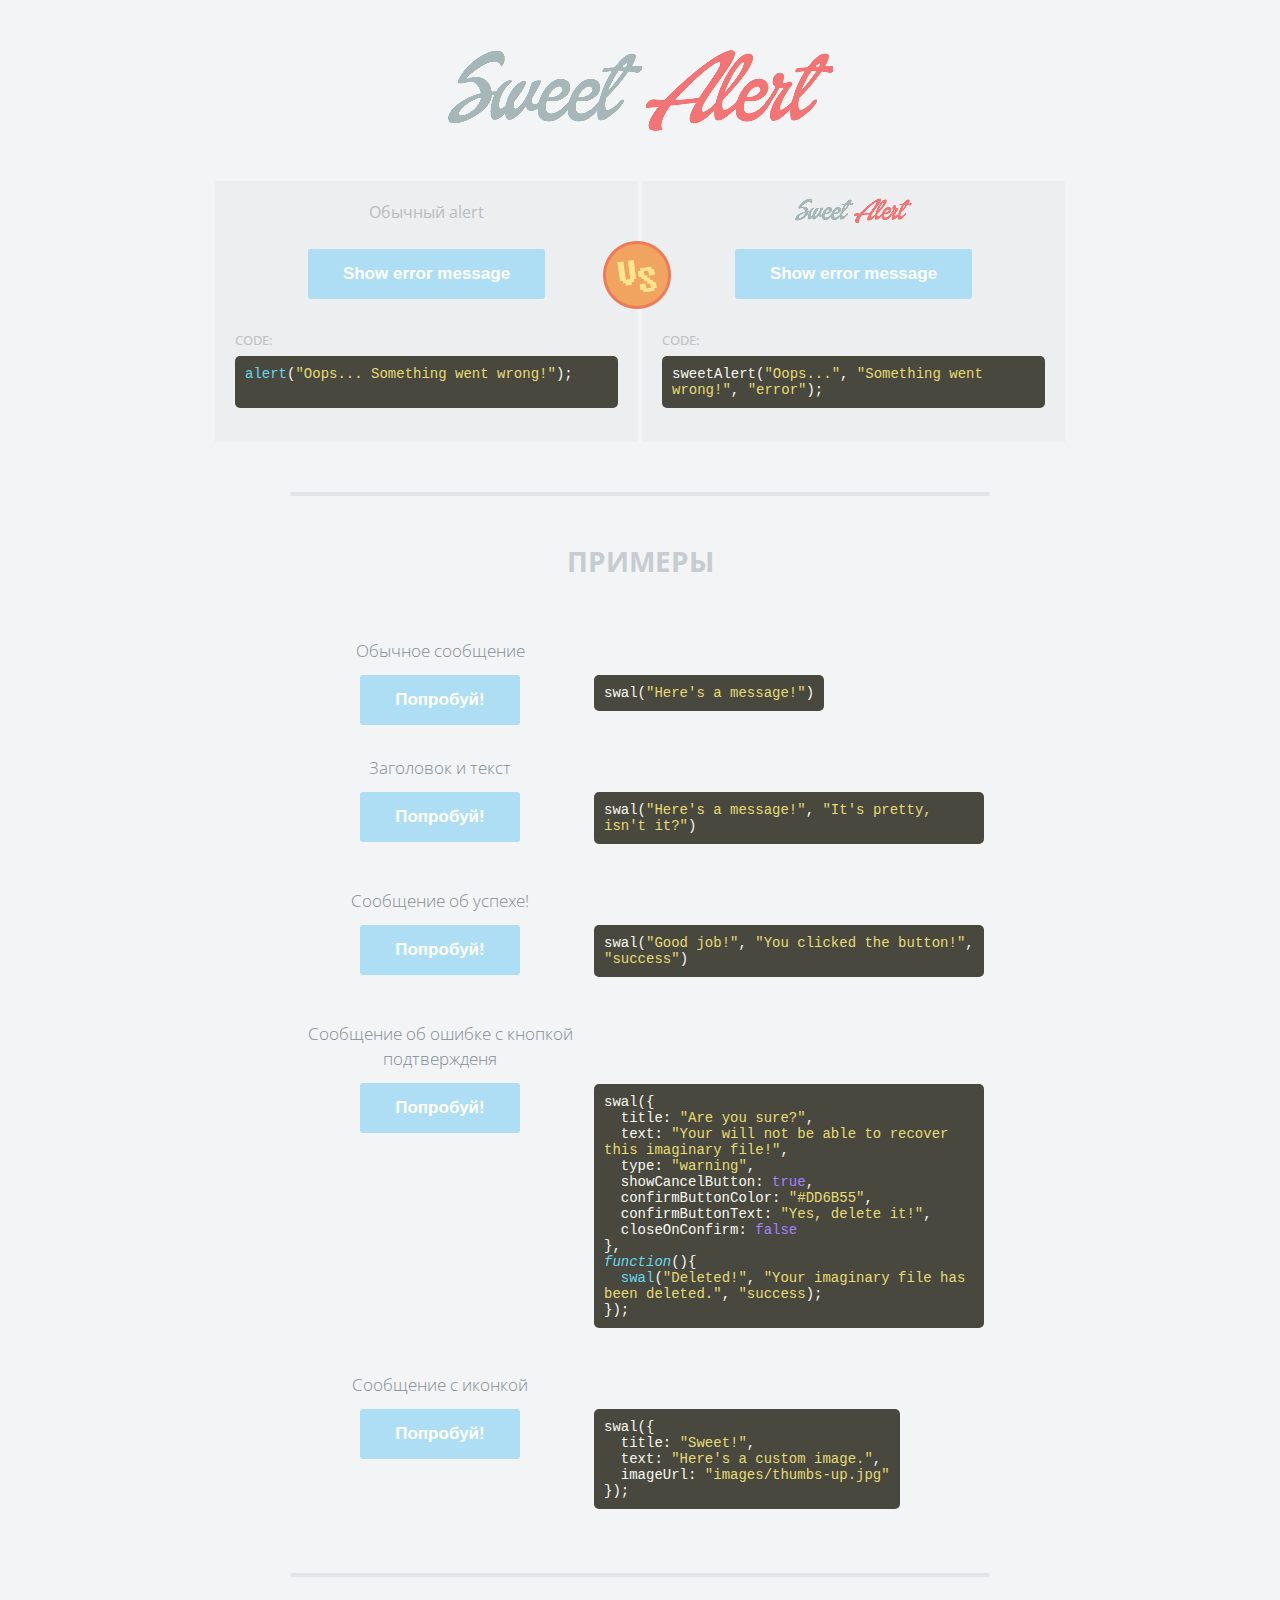
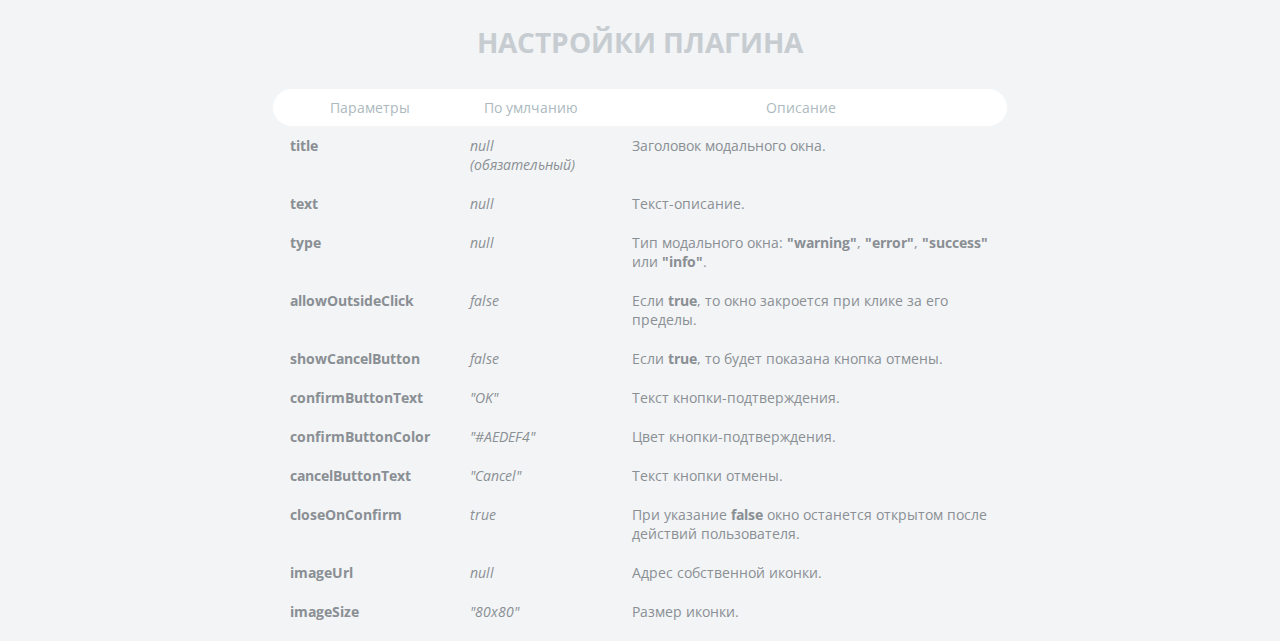
<file: LightIT/sweet-alert-plugin/index.html>
<!DOCTYPE HTML>
<html>

<head>
    <meta charset="utf-8">
    <meta http-equiv="Content-Type" content="text/html; charset=UTF-8" />
    <meta name="viewport" content="width=device-width, initial-scale=1, maximum-scale=1, user-scalable=0" />
    <title>SweetAlert</title>
    <link rel="stylesheet" href="example.css">
    <!-- This is what you need -->
    <script src="sweet-alert.min.js"></script>
    <link rel="stylesheet" href="sweet-alert.css">
</head>

<body>
    <h1>Sweet Alert</h1>
    <div class="showcase normal">
        <h4>Обычный alert</h4>
        <button>Show error message</button>
        <h5>Code:</h5>
        <pre><span class="func">alert</span>(<span class="str">"Oops... Something went wrong!"</span>);

	</pre>
        <div class="vs-icon"></div>
    </div>
    <div class="showcase sweet">
        <h4>Sweet Alert</h4>
        <button>Show error message</button>
        <h5>Code:</h5>
        <pre>sweetAlert(<span class="str">"Oops..."</span>, <span class="str">"Something went wrong!"</span>, <span class="str">"error"</span>);</pre>
    </div>
    <!-- Примеры -->
    <h3>Примеры</h3>
    <ul class="examples">
        <li class="message">
            <div class="ui">
                <p>Обычное сообщение</p>
                <button>Попробуй!</button>
            </div>
            <pre>swal(<span class="str">"Here's a message!"</span>)</pre>
        </li>
        <li class="title-text">
            <div class="ui">
                <p>Заголовок и текст</p>
                <button>Попробуй!</button>
            </div>
            <pre>swal(<span class="str">"Here's a message!"</span>, <span class="str">"It's pretty, isn't it?"</span>)</pre>
        </li>
        <li class="success">
            <div class="ui">
                <p>Сообщение об успехе!</p>
                <button>Попробуй!</button>
            </div>
            <pre>swal(<span class="str">"Good job!"</span>, <span class="str">"You clicked the button!"</span>, <span class="str">"success"</span>)</pre>
        </li>
        <li class="warning">
            <div class="ui">
                <p>Сообщение об ошибке с кнопкой подтвержденя</p>
                <button>Попробуй!</button>
            </div>
            <pre>swal({
&nbsp;&nbsp;title: <span class="str">"Are you sure?"</span>,
&nbsp;&nbsp;text: <span class="str">"Your will not be able to recover this imaginary file!"</span>,
&nbsp;&nbsp;type: <span class="str">"warning"</span>,
&nbsp;&nbsp;showCancelButton: <span class="val">true</span>,
&nbsp;&nbsp;confirmButtonColor: <span class="str">"#DD6B55"</span>,
&nbsp;&nbsp;confirmButtonText: <span class="str">"Yes, delete it!"</span>,
&nbsp;&nbsp;closeOnConfirm: <span class="val">false</span>
},
<span class="func"><i>function</i></span>(){
&nbsp;&nbsp;<span class="func">swal</span>(<span class="str">"Deleted!"</span>, <span class="str">"Your imaginary file has been deleted."</span>, <span class="str">"success</span>);
});</pre>
        </li>
        <li class="custom-icon">
            <div class="ui">
                <p>Сообщение с иконкой</p>
                <button>Попробуй!</button>
            </div>
            <pre>swal({
&nbsp;&nbsp;title: <span class="str">"Sweet!"</span>,
&nbsp;&nbsp;text: <span class="str">"Here's a custom image."</span>,
&nbsp;&nbsp;imageUrl: <span class="str">"images/thumbs-up.jpg"</span>
});</pre>
        </li>
    </ul>
    <!-- Настройки плагина -->
    <h3>Настройки плагина</h3>
    <table>
        <tr class="titles">
            <th>
                <div class="border-left"></div>
                Параметры
            </th>
            <th>По умлчанию</th>
            <th>
                <div class="border-right"></div>
                Описание
            </th>
        </tr>
        <tr>
            <td><b>title</b></td>
            <td><i>null (обязательный)</i></td>
            <td>Заголовок модального окна.</td>
        </tr>
        <tr>
            <td><b>text</b></td>
            <td><i>null</i></td>
            <td>Текст-описание.</td>
        </tr>
        <tr>
            <td><b>type</b></td>
            <td><i>null</i></td>
            <td>Тип модального окна: <strong>"warning"</strong>, <strong>"error"</strong>, <strong>"success"</strong> или <strong>"info"</strong>.</td>
        </tr>
        <tr>
            <td><b>allowOutsideClick</b></td>
            <td><i>false</i></td>
            <td>Если <strong>true</strong>, то окно закроется при клике за его пределы.</td>
        </tr>
        <tr>
            <td><b>showCancelButton</b></td>
            <td><i>false</i></td>
            <td>Если <strong>true</strong>, то будет показана кнопка отмены.</td>
        </tr>
        <tr>
            <td><b>confirmButtonText</b></td>
            <td><i>"OK"</i></td>
            <td>Текст кнопки-подтверждения.</td>
        </tr>
        <tr>
            <td><b>confirmButtonColor</b></td>
            <td><i>"#AEDEF4"</i></td>
            <td>Цвет кнопки-подтверждения.</td>
        </tr>
        <tr>
            <td><b>cancelButtonText</b></td>
            <td><i>"Cancel"</i></td>
            <td>Текст кнопки отмены.</td>
        </tr>
        <tr>
            <td><b>closeOnConfirm</b></td>
            <td><i>true</i></td>
            <td>При указание <strong>false</strong> окно останется открытом после действий пользователя.</td>
        </tr>
        <tr>
            <td><b>imageUrl</b></td>
            <td><i>null</i></td>
            <td>Адрес собственной иконки.</td>
        </tr>
        <tr>
            <td><b>imageSize</b></td>
            <td><i>"80x80"</i></td>
            <td>Размер иконки.</td>
        </tr>
    </table>
    <script>
    document.querySelector('.showcase.normal button').onclick = function() {

        alert("Oops... Something went wrong!");
    };

    document.querySelector('.showcase.sweet button').onclick = function() {

        swal("Oops...", "Something went wrong!", "error");
    };

    document.querySelector('ul.examples li.message button').onclick = function() {

        swal("Here's a message!");
    };

    document.querySelector('ul.examples li.title-text button').onclick = function() {

        swal("Here's a message!", "It's pretty, isn't it?")
    };

    document.querySelector('ul.examples li.success button').onclick = function() {

        swal("Good job!", "You clicked the button!", "success");
    };

    document.querySelector('ul.examples li.warning:not(.no-close) button').onclick = function() {

        swal({
                title: "Are you sure?",
                text: "You will not be able to recover this imaginary file!",
                type: "warning",
                showCancelButton: true,
                confirmButtonColor: '#DD6B55',
                confirmButtonText: 'Yes, delete it!',
                closeOnConfirm: false
            },
            function() {
                swal("Deleted!", "Your imaginary file has been deleted!", "success");
            });
    };

    document.querySelector('ul.examples li.custom-icon button').onclick = function() {

        swal({
            title: "Sweet!",
            text: "Here's a custom image.",
            imageUrl: 'images/thumbs-up.jpg'
        });
    };
    </script>
</body>

</html>
</file>
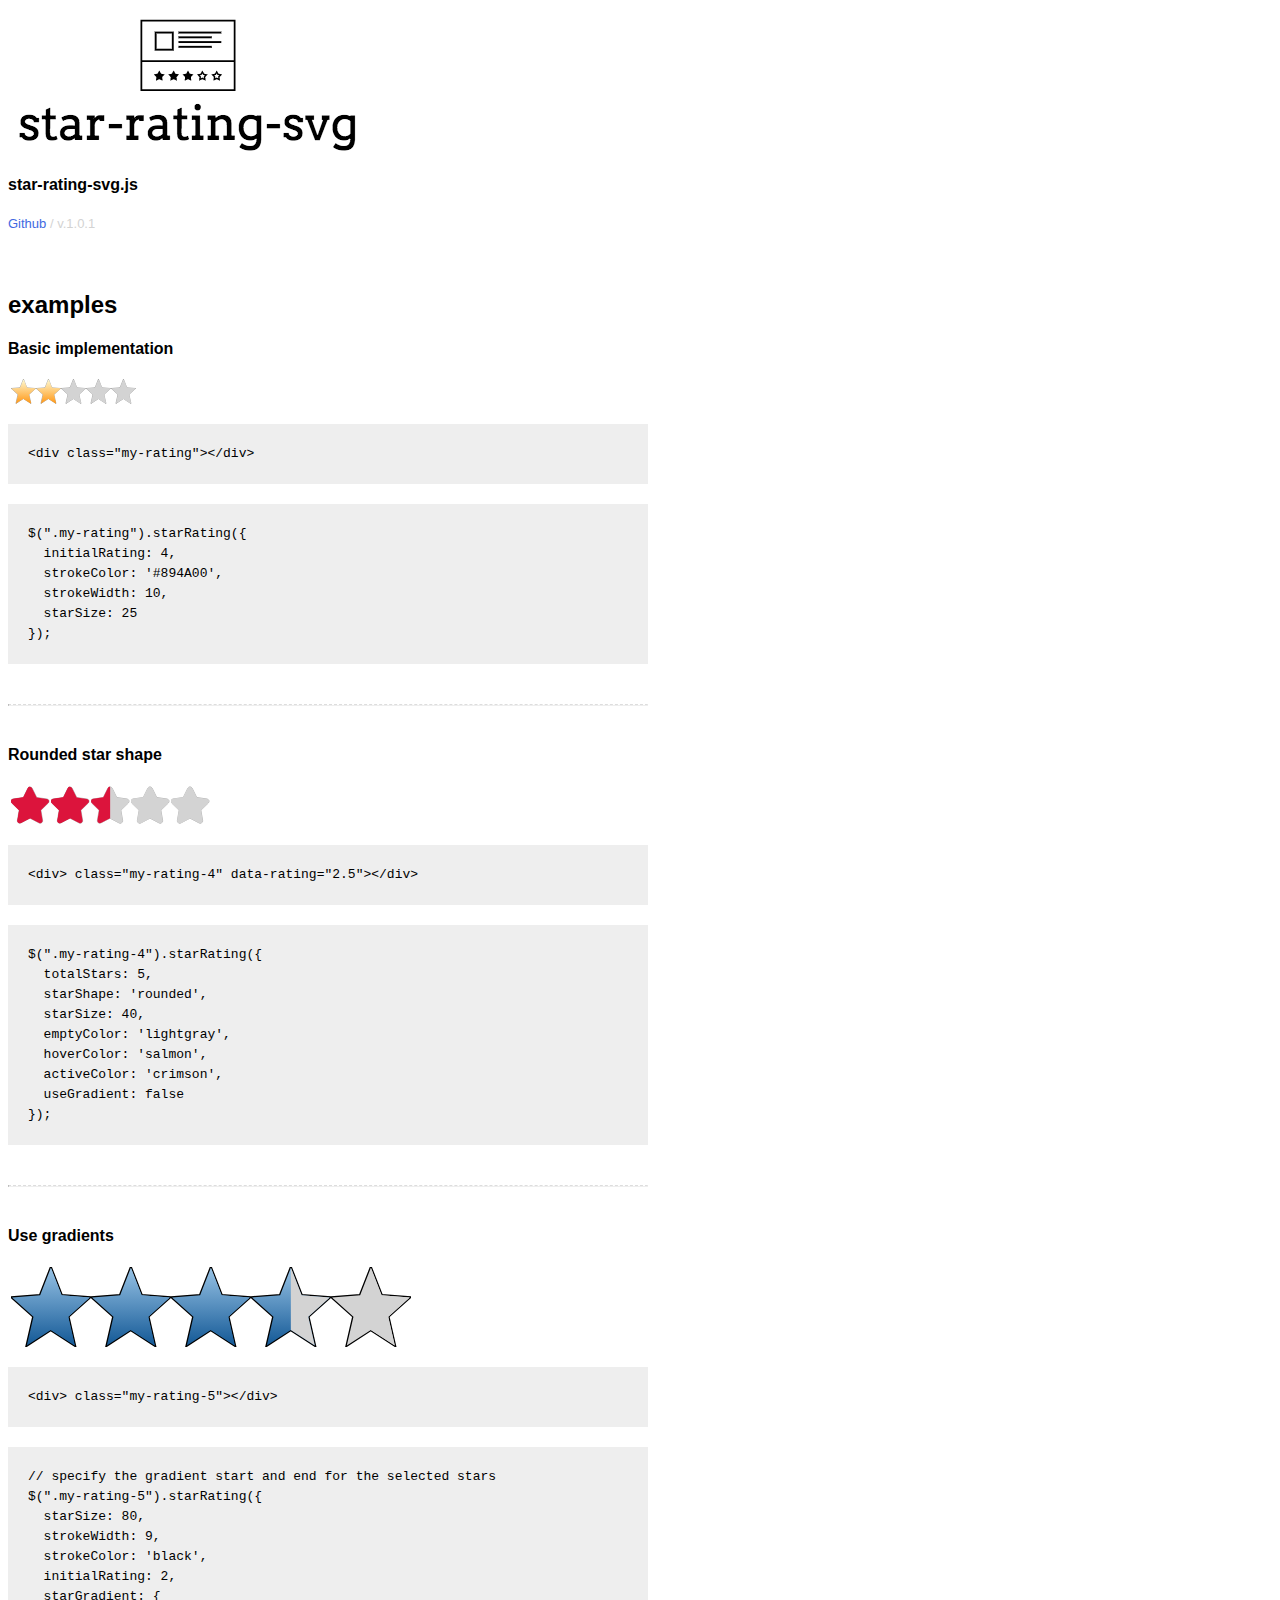
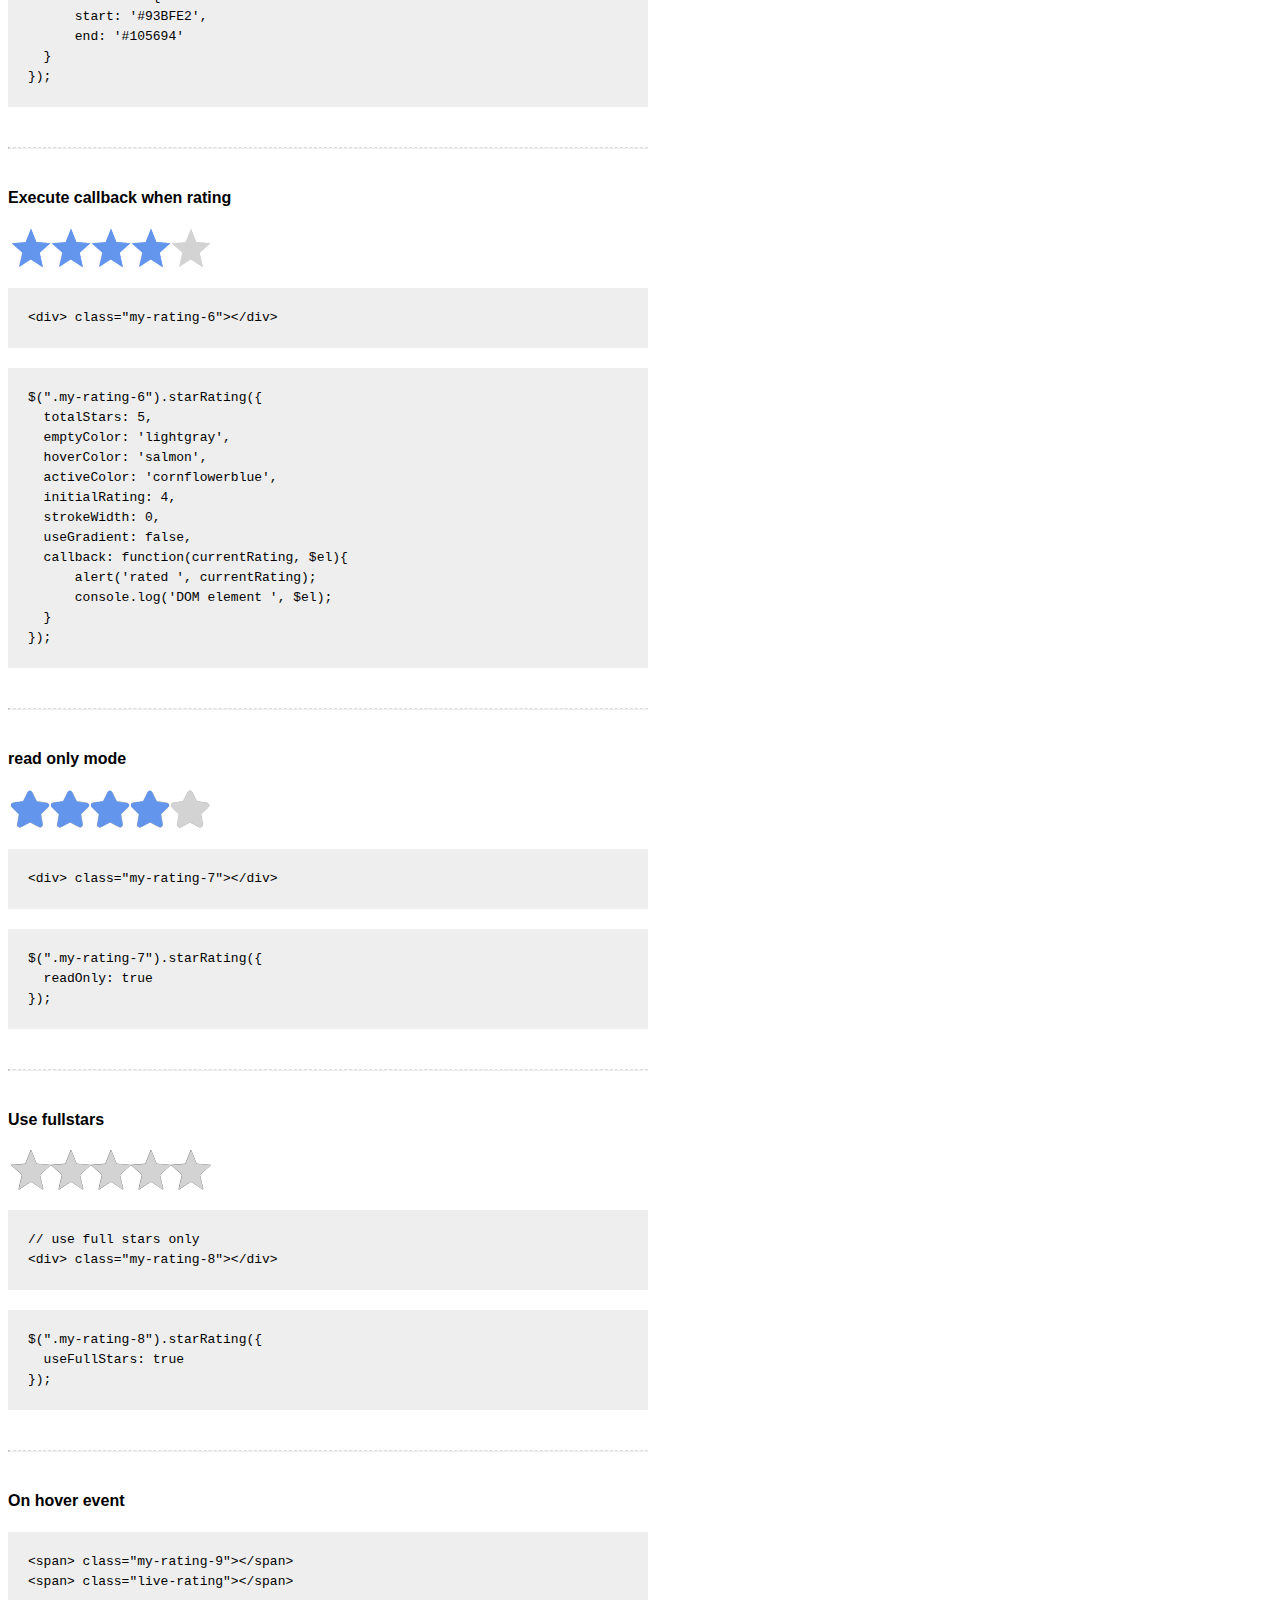
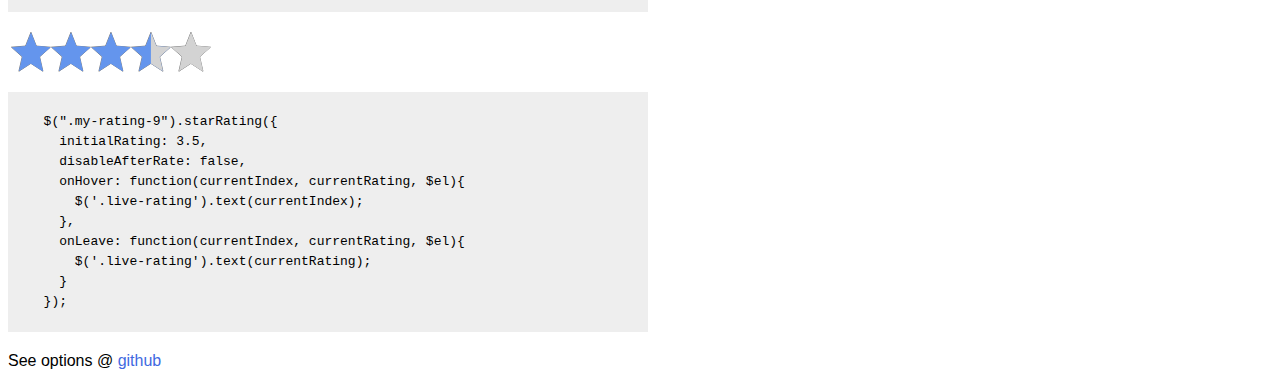
<file: LightIT/star-rating-svg-master/demo/index.html>
<DOCTYPE html>
<html>
<head>
    <title>starRating, star rating jquery plugin</title>
    <script src="https://ajax.googleapis.com/ajax/libs/jquery/2.0.0/jquery.min.js"></script>
    <script src="https://google-code-prettify.googlecode.com/svn/loader/run_prettify.js"></script>
    <link rel="stylesheet" type="text/css" href="../src/css/star-rating-svg.css">
    <link rel="stylesheet" type="text/css" href="css/demo.css">

</head>
<body>

<div class="content">
<div class="logo">
	<img src="img/star-rating-svg-logo.png" alt="star-rating-svg-logo" />
</div>
<h4>star-rating-svg.js</h4>
<div class="info"><a href="https://github.com/nashio/star-rating-svg/">Github</a>&nbsp;/&nbsp;v.1.0.1
<iframe src="https://ghbtns.com/github-btn.html?user=nashio&repo=star-rating-svg&type=star&count=true&size=medium" frameborder="0" scrolling="0" width="160px" height="30px"></iframe>
</div>

<h2>examples</h2>


<!-- example with label -->
<h4>Basic implementation</h4>
<div class="my-rating jq-stars"></div>

<pre class="pre-show prettyprint">
&lt;div class="my-rating">&lt;/div&gt;
</pre>

<pre class="pre-show prettyprint">
$(".my-rating").starRating({
  initialRating: 4,
  strokeColor: '#894A00',
  strokeWidth: 10,
  starSize: 25
});
</pre>

<hr>


<h4>Rounded star shape</h4>

<!-- example grabing rating from markup -->
<div class="my-rating-4" data-rating="2.5"></div>

<pre class="pre-show prettyprint">
&lt;div&gt; class="my-rating-4" data-rating="2.5">&lt;/div&gt;
</pre>


<pre class="pre-show prettyprint">
$(".my-rating-4").starRating({
  totalStars: 5,
  starShape: 'rounded',
  starSize: 40,
  emptyColor: 'lightgray',
  hoverColor: 'salmon',
  activeColor: 'crimson',
  useGradient: false
});
</pre>

<hr>

<h4>Use gradients</h4>

<!-- example using gradient -->
<div class="my-rating-5" data-rating="3.3"></div>

<pre class="pre-show prettyprint">
&lt;div&gt; class="my-rating-5">&lt;/div&gt;
</pre>



<pre class="pre-show prettyprint">
// specify the gradient start and end for the selected stars
$(".my-rating-5").starRating({
  starSize: 80,
  strokeWidth: 9,
  strokeColor: 'black',
  initialRating: 2,
  starGradient: {
      start: '#93BFE2',
      end: '#105694'
  }
});
</pre>

<hr>

<h4>Execute callback when rating</h4>

<!-- example using callback -->
<div class="my-rating-6"></div>

<pre class="pre-show prettyprint">
&lt;div&gt; class="my-rating-6">&lt;/div&gt;
</pre>


<pre class="pre-show prettyprint">
$(".my-rating-6").starRating({
  totalStars: 5,
  emptyColor: 'lightgray',
  hoverColor: 'salmon',
  activeColor: 'cornflowerblue',
  initialRating: 4,
  strokeWidth: 0,
  useGradient: false,
  callback: function(currentRating, $el){
      alert('rated ', currentRating);
      console.log('DOM element ', $el);
  }
});
</pre>

<hr>

<h4>read only mode</h4>

<!-- example read-only -->
<div class="my-rating-7"></div>

<pre class="pre-show prettyprint">
&lt;div&gt; class="my-rating-7">&lt;/div&gt;
</pre>


<pre class="pre-show prettyprint">
$(".my-rating-7").starRating({
  readOnly: true
});
</pre>

<hr>

<!-- example fullstars -->

<h4>Use fullstars</h4>

<div class="my-rating-8"></div>

<pre class="pre-show prettyprint">
// use full stars only
&lt;div&gt; class="my-rating-8">&lt;/div&gt;
</pre>


<pre class="pre-show prettyprint">
$(".my-rating-8").starRating({
  useFullStars: true
});
</pre>

<hr>

<h4>On hover event</h4>

<pre class="pre-show prettyprint">
&lt;span&gt; class="my-rating-9">&lt;/span&gt;
&lt;span&gt; class="live-rating">&lt;/span&gt;
</pre>

<!-- example using callback -->
<span class="my-rating-9"></span>
<span class="live-rating"></span>

<pre class="pre-show prettyprint">
  $(".my-rating-9").starRating({
    initialRating: 3.5,
    disableAfterRate: false,
    onHover: function(currentIndex, currentRating, $el){
      $('.live-rating').text(currentIndex);
    },
    onLeave: function(currentIndex, currentRating, $el){
      $('.live-rating').text(currentRating);
    }
  });
</pre>


<div class="options">
    See options @ <a href="https://github.com/nashio/star-rating-svg/">github</a>
</div>


<script>
$(function() {

  // basic use comes with defaults values
  $(".my-rating").starRating({
    initialRating: 2,
    starSize: 25
  });

  $(".my-rating-2").starRating({
    totalStars: 5,
    starSize: 30,
    starShape: 'rounded',
    emptyColor: 'lightgray',
    hoverColor: 'salmon',
    activeColor: 'crimson',
    useGradient: false
  });

  // example grabing rating from markup, and custom colors
  $(".my-rating-4").starRating({
    totalStars: 5,
    starShape: 'rounded',
    starSize: 40,
    emptyColor: 'lightgray',
    hoverColor: 'salmon',
    activeColor: 'crimson',
    useGradient: false
  });

  // specify the gradient start and end for the selected stars
  $(".my-rating-5").starRating({
    starSize: 80,
    strokeWidth: 10,
    strokeColor: 'black',
    initialRating: 2,
    starGradient: {
      start: '#93BFE2',
      end: '#105694'
    },
  });

  $(".my-rating-6").starRating({
    totalStars: 5,
    emptyColor: 'lightgray',
    hoverColor: 'slategray',
    activeColor: 'cornflowerblue',
    initialRating: 4,
    strokeWidth: 0,
    useGradient: false,
    callback: function(currentRating, $el){
      alert('rated ' +  currentRating);
      console.log('DOM Element ', $el);
    }
  });

  $(".my-rating-7").starRating({
    initialRating: 4,
    readOnly: true,
    starShape: 'rounded'
  });

  $(".my-rating-8").starRating({
    useFullStars: true
  });

  $(".my-rating-9").starRating({
    initialRating: 3.5,
    disableAfterRate: false,
    onHover: function(currentIndex, currentRating, $el){
      console.log('index: ', currentIndex, 'currentRating: ', currentRating, ' DOM element ', $el);
      $('.live-rating').text(currentIndex);
    },
    onLeave: function(currentIndex, currentRating, $el){
      console.log('index: ', currentIndex, 'currentRating: ', currentRating, ' DOM element ', $el);
      $('.live-rating').text(currentRating);
    }
  });

});
</script>
<script src="../src/jquery.star-rating-svg.js"></script>
</body>
</html>
</file>
<file: LightIT/sweet-alert-plugin/example.css>
@import url(http://fonts.googleapis.com/css?family=Open+Sans:400,600,700,300);
@import url(http://fonts.googleapis.com/css?family=Open+Sans+Condensed:700);
body {
    background-color: #f2f4f6;
    font-family: 'Open Sans', sans-serif;
    text-align: center;
}

h1 {
    background-image: url("images/logo_big.png");
    background-image: -webkit-image-set(url("images/logo_big.png") 1x, url("images/logo_big@2x.png") 2x);
    width: 385px;
    height: 81px;
    text-indent: -9999px;
    white-space: nowrap;
    margin: 50px auto;
}

@media all and (max-width: 420px) {
    h1 {
        width: 300px;
        background-size: contain;
        background-repeat: no-repeat;
        background-position: center;
    }
}

@media all and (max-width: 330px) {
    h1 {
        width: 250px;
    }
}

h2 {
    font-size: 20px;
    color: #A9B2BC;
    line-height: 25px;
    text-transform: uppercase;
    font-weight: 300;
    text-align: center;
    display: block;
}

h3 {
    font-size: 28px;
    color: #C7CCD1;
    text-transform: uppercase;
    font-family: 'Open Sans Condensed', sans-serif;
    margin-top: 100px;
    text-align: center;
    position: relative;
}

h3#download-section {
    margin-top: 50px;
    padding-top: 40px;
}

h3::after {
    content: "";
    background-color: #e2e5e8;
    height: 4px;
    width: 700px;
    left: 50%;
    margin-left: -350px;
    position: absolute;
    margin-top: -50px;
    border-radius: 2px;
}

@media all and (max-width: 740px) {
    h3::after {
        width: auto;
        left: 20px;
        right: 20px;
        margin-left: 0;
    }
}

a {
    text-decoration: none;
}

p {
    max-width: 826px;
    margin: 30px auto;
    font-size: 17px;
    font-weight: 300;
    color: #848D94;
    line-height: 25px;
    text-align: left;
}

p.center {
    text-align: center;
}

p strong {
    color: #8A8F94;
    font-weight: 600;
}

p a {
    color: #9ECADF;
    font-weight: 600;
}

p a:hover {
    text-decoration: underline;
}

p a.twitter {
    color: #5eaade;
}

p a.dribbble {
    color: #f26798;
}

p a.github {
    color: #323131;
}

button,
.button {
    background-color: #AEDEF4;
    color: white;
    border: none;
    box-shadow: none;
    font-size: 17px;
    font-weight: 500;
    font-weight: 600;
    border-radius: 3px;
    padding: 15px 35px;
    margin: 26px 5px 0 5px;
    cursor: pointer;
}

button:focus,
.button:focus {
    outline: none;
}

button:hover,
.button:hover {
    background-color: #a1d9f2;
}

button:active,
.button:active {
    background-color: #81ccee;
}

button.cancel,
.button.cancel {
    background-color: #D0D0D0;
}

button.cancel:hover,
.button.cancel:hover {
    background-color: #c8c8c8;
}

button.cancel:active,
.button.cancel:active {
    background-color: #b6b6b6;
}

button.download,
.button.download {
    position: fixed;
    right: 30px;
    top: 0;
    background-color: rgba(255, 255, 255, 0.9);
    color: #ABCADA;
    font-weight: 500;
    text-transform: uppercase;
    z-index: 3;
}

@media all and (max-width: 1278px) {
    button.download,
    .button.download {
        display: none;
    }
}

.center-container {
    max-width: 700px;
    margin: 70px auto;
}

pre {
    background-color: #49483e;
    color: #f8f8f2;
    padding: 10px;
    border-radius: 5px;
    white-space: pre-line;
    text-align: left;
    font-size: 14px;
    max-width: 600px;
}

pre .str {
    color: #e6db74;
}

pre .func {
    color: #66d9ef;
}

pre .val {
    color: #a381ff;
}

pre .tag {
    color: #e92772;
}

pre .attr {
    color: #a6e22d;
}

.showcase {
    background-color: #eceef0;
    padding: 20px;
    display: inline-block;
    width: 383px;
    vertical-align: top;
    position: relative;
}

@media all and (max-width: 865px) {
    .showcase {
        margin: 5px auto;
        padding: 46px 20px;
    }
}

@media all and (max-width: 440px) {
    .showcase {
        width: auto;
    }
}

.showcase h4 {
    font-size: 16px;
    color: #BCBCBC;
    line-height: 22px;
    margin: 0 auto;
    font-weight: 400;
}

.showcase.sweet h4 {
    width: 117px;
    height: 25px;
    margin-top: -3px;
    text-indent: -9999px;
    background-image: url("images/logo_small.png");
    background-image: -webkit-image-set(url("images/logo_small.png") 1x, url("images/logo_small@2x.png") 2x);
}

.showcase h5 {
    margin-bottom: -7px;
    text-align: left;
    font-weight: 500;
    text-transform: uppercase;
    color: #c2c2c2;
}

.showcase button {
    margin-bottom: 10px;
}

.showcase .vs-icon {
    background-image: url("images/vs_icon.png");
    background-image: -webkit-image-set(url("images/vs_icon.png") 1x, url("images/vs_icon@2x.png") 2x);
    width: 69px;
    height: 69px;
    position: absolute;
    right: -34px;
    top: 60px;
    z-index: 2;
}

@media all and (max-width: 865px) {
    .showcase .vs-icon {
        margin: 5px auto;
        right: auto;
        left: 50%;
        margin-left: -35px;
        top: auto;
        bottom: -35px;
    }
}

ul.examples {
    list-style-type: none;
    width: 700px;
    margin: 0 auto;
    text-align: left;
    padding-left: 0;
}

@media all and (max-width: 758px) {
    ul.examples {
        width: auto;
    }
}

ul.examples li {
    padding-left: 0;
}

ul.examples .ui,
ul.examples pre {
    display: inline-block;
    vertical-align: top;
}

@media all and (max-width: 758px) {
    ul.examples .ui,
    ul.examples pre {
        display: block;
        max-width: none;
        margin: 0 auto;
    }
}

ul.examples .ui {
    width: 300px;
    text-align: center;
}

ul.examples .ui button {
    margin-top: 12px;
}

ul.examples .ui p {
    text-align: center;
    margin-bottom: 0;
}

ul.examples pre {
    max-width: 370px;
    margin-top: 67px;
}

@media all and (max-width: 758px) {
    ul.examples pre {
        margin-top: 16px !important;
        margin-bottom: 60px;
    }
}

ul.examples .warning pre {
    margin-top: 93px;
}

table {
    width: 700px;
    font-size: 14px;
    color: #8a8f94;
    margin: 10px auto;
    text-align: left;
    border-collapse: collapse;
}

@media all and (max-width: 750px) {
    table {
        width: auto;
        margin: 10px 20px;
    }
}

table th {
    background-color: white;
    padding: 9px;
    color: #acb9be;
    font-weight: 400;
    text-align: center;
    position: relative;
}

table th .border-left,
table th .border-right {
    position: absolute;
    background-color: white;
    border-radius: 50%;
    top: 0;
    left: -17px;
    width: 37px;
    height: 37px;
}

table th .border-right {
    left: auto;
    right: -17px;
}

@media all and (max-width: 750px) {
    table th:nth-child(2) {
        display: none;
    }
}

table td {
    padding: 10px 20px;
    vertical-align: top;
}

table td:first-child {
    padding-left: 0px;
}

table td:last-child {
    padding-right: 0px;
}

@media all and (max-width: 750px) {
    table td:nth-child(2) {
        display: none;
    }
}

@media all and (max-width: 360px) {
    table td {
        padding: 10px 4px;
    }
    table td b {
        font-size: 13px;
    }
}
</file>
<file: LightIT/sweet-alert-plugin/sweet-alert.css>
@import url(//fonts.googleapis.com/css?family=Open+Sans:400,600,700,300);
.sweet-overlay {
  background-color: rgba(0, 0, 0, 0.4);
  position: fixed;
  left: 0;
  right: 0;
  top: 0;
  bottom: 0;
  display: none;
  z-index: 1000; }

.sweet-alert {
  background-color: white;
  font-family: 'Open Sans', sans-serif;
  width: 478px;
  padding: 17px;
  border-radius: 5px;
  text-align: center;
  position: fixed;
  left: 50%;
  top: 50%;
  margin-left: -256px;
  margin-top: -200px;
  overflow: hidden;
  display: none;
  z-index: 2000; }
  @media all and (max-width: 540px) {
    .sweet-alert {
      width: auto;
      margin-left: 0;
      margin-right: 0;
      left: 15px;
      right: 15px; } }
  .sweet-alert h2 {
    color: #575757;
    font-size: 30px;
    text-align: center;
    font-weight: 600;
    text-transform: none;
    position: relative; }
  .sweet-alert p {
    color: #797979;
    font-size: 16px;
    text-align: center;
    font-weight: 300;
    position: relative;
    margin: 0;
    line-height: normal; }
  .sweet-alert button {
    background-color: #AEDEF4;
    color: white;
    border: none;
    box-shadow: none;
    font-size: 17px;
    font-weight: 500;
    border-radius: 5px;
    padding: 10px 32px;
    margin: 26px 5px 0 5px;
    cursor: pointer; }
    .sweet-alert button:focus {
      outline: none;
      box-shadow: 0 0 2px rgba(128, 179, 235, 0.5), inset 0 0 0 1px rgba(0, 0, 0, 0.05); }
    .sweet-alert button:hover {
      background-color: #a1d9f2; }
    .sweet-alert button:active {
      background-color: #81ccee; }
    .sweet-alert button.cancel {
      background-color: #D0D0D0; }
      .sweet-alert button.cancel:hover {
        background-color: #c8c8c8; }
      .sweet-alert button.cancel:active {
        background-color: #b6b6b6; }
      .sweet-alert button.cancel:focus {
        box-shadow: rgba(197, 205, 211, 0.8) 0px 0px 2px, rgba(0, 0, 0, 0.0470588) 0px 0px 0px 1px inset !important; }
  .sweet-alert[data-has-cancel-button=false] button {
    box-shadow: none !important; }
  .sweet-alert .icon {
    width: 80px;
    height: 80px;
    border: 4px solid gray;
    border-radius: 50%;
    margin: 20px auto;
    position: relative;
    box-sizing: content-box; }
    .sweet-alert .icon.error {
      border-color: #F27474; }
      .sweet-alert .icon.error .x-mark {
        position: relative;
        display: block; }
      .sweet-alert .icon.error .line {
        position: absolute;
        height: 5px;
        width: 47px;
        background-color: #F27474;
        display: block;
        top: 37px;
        border-radius: 2px; }
        .sweet-alert .icon.error .line.left {
          -webkit-transform: rotate(45deg);
          transform: rotate(45deg);
          left: 17px; }
        .sweet-alert .icon.error .line.right {
          -webkit-transform: rotate(-45deg);
          transform: rotate(-45deg);
          right: 16px; }
    .sweet-alert .icon.warning {
      border-color: #F8BB86; }
      .sweet-alert .icon.warning .body {
        position: absolute;
        width: 5px;
        height: 47px;
        left: 50%;
        top: 10px;
        border-radius: 2px;
        margin-left: -2px;
        background-color: #F8BB86; }
      .sweet-alert .icon.warning .dot {
        position: absolute;
        width: 7px;
        height: 7px;
        border-radius: 50%;
        margin-left: -3px;
        left: 50%;
        bottom: 10px;
        background-color: #F8BB86; }
    .sweet-alert .icon.info {
      border-color: #C9DAE1; }
      .sweet-alert .icon.info::before {
        content: "";
        position: absolute;
        width: 5px;
        height: 29px;
        left: 50%;
        bottom: 17px;
        border-radius: 2px;
        margin-left: -2px;
        background-color: #C9DAE1; }
      .sweet-alert .icon.info::after {
        content: "";
        position: absolute;
        width: 7px;
        height: 7px;
        border-radius: 50%;
        margin-left: -3px;
        top: 19px;
        background-color: #C9DAE1; }
    .sweet-alert .icon.success {
      border-color: #A5DC86; }
      .sweet-alert .icon.success::before, .sweet-alert .icon.success::after {
        content: '';
        border-radius: 50%;
        position: absolute;
        width: 60px;
        height: 120px;
        background: white;
        transform: rotate(45deg); }
      .sweet-alert .icon.success::before {
        border-radius: 120px 0 0 120px;
        top: -7px;
        left: -33px;
        -webkit-transform: rotate(-45deg);
        transform: rotate(-45deg);
        -webkit-transform-origin: 60px 60px;
        transform-origin: 60px 60px; }
      .sweet-alert .icon.success::after {
        border-radius: 0 120px 120px 0;
        top: -11px;
        left: 30px;
        -webkit-transform: rotate(-45deg);
        transform: rotate(-45deg);
        -webkit-transform-origin: 0px 60px;
        transform-origin: 0px 60px; }
      .sweet-alert .icon.success .placeholder {
        width: 80px;
        height: 80px;
        border: 4px solid rgba(165, 220, 134, 0.2);
        border-radius: 50%;
        box-sizing: content-box;
        position: absolute;
        left: -4px;
        top: -4px;
        z-index: 2; }
      .sweet-alert .icon.success .fix {
        width: 5px;
        height: 90px;
        background-color: white;
        position: absolute;
        left: 28px;
        top: 8px;
        z-index: 1;
        -webkit-transform: rotate(-45deg);
        transform: rotate(-45deg); }
      .sweet-alert .icon.success .line {
        height: 5px;
        background-color: #A5DC86;
        display: block;
        border-radius: 2px;
        position: absolute;
        z-index: 2; }
        .sweet-alert .icon.success .line.tip {
          width: 25px;
          left: 14px;
          top: 46px;
          -webkit-transform: rotate(45deg);
          transform: rotate(45deg); }
        .sweet-alert .icon.success .line.long {
          width: 47px;
          right: 8px;
          top: 38px;
          -webkit-transform: rotate(-45deg);
          transform: rotate(-45deg); }
    .sweet-alert .icon.custom {
      background-size: contain;
      border-radius: 0;
      border: none;
      background-position: center center;
      background-repeat: no-repeat; }

/*
 * Animations
 */
@-webkit-keyframes showSweetAlert {
  0% {
    transform: scale(0.7);
    -webkit-transform: scale(0.7); }
  45% {
    transform: scale(1.05);
    -webkit-transform: scale(1.05); }
  80% {
    transform: scale(0.95);
    -webkit-tranform: scale(0.95); }
  100% {
    transform: scale(1);
    -webkit-transform: scale(1); } }
@-moz-keyframes showSweetAlert {
  0% {
    transform: scale(0.7);
    -webkit-transform: scale(0.7); }
  45% {
    transform: scale(1.05);
    -webkit-transform: scale(1.05); }
  80% {
    transform: scale(0.95);
    -webkit-tranform: scale(0.95); }
  100% {
    transform: scale(1);
    -webkit-transform: scale(1); } }
@keyframes showSweetAlert {
  0% {
    transform: scale(0.7);
    -webkit-transform: scale(0.7); }
  45% {
    transform: scale(1.05);
    -webkit-transform: scale(1.05); }
  80% {
    transform: scale(0.95);
    -webkit-tranform: scale(0.95); }
  100% {
    transform: scale(1);
    -webkit-transform: scale(1); } }
@-webkit-keyframes hideSweetAlert {
  0% {
    transform: scale(1);
    -webkit-transform: scale(1); }
  100% {
    transform: scale(0.5);
    -webkit-transform: scale(0.5); } }
@-moz-keyframes hideSweetAlert {
  0% {
    transform: scale(1);
    -webkit-transform: scale(1); }
  100% {
    transform: scale(0.5);
    -webkit-transform: scale(0.5); } }
@keyframes hideSweetAlert {
  0% {
    transform: scale(1);
    -webkit-transform: scale(1); }
  100% {
    transform: scale(0.5);
    -webkit-transform: scale(0.5); } }
.showSweetAlert {
  -webkit-animation: showSweetAlert 0.3s;
  -moz-animation: showSweetAlert 0.3s;
  animation: showSweetAlert 0.3s; }

.hideSweetAlert {
  -webkit-animation: hideSweetAlert 0.2s;
  -moz-animation: hideSweetAlert 0.2s;
  animation: hideSweetAlert 0.2s; }

@-webkit-keyframes animateSuccessTip {
  0% {
    width: 0;
    left: 1px;
    top: 19px; }
  54% {
    width: 0;
    left: 1px;
    top: 19px; }
  70% {
    width: 50px;
    left: -8px;
    top: 37px; }
  84% {
    width: 17px;
    left: 21px;
    top: 48px; }
  100% {
    width: 25px;
    left: 14px;
    top: 45px; } }
@-moz-keyframes animateSuccessTip {
  0% {
    width: 0;
    left: 1px;
    top: 19px; }
  54% {
    width: 0;
    left: 1px;
    top: 19px; }
  70% {
    width: 50px;
    left: -8px;
    top: 37px; }
  84% {
    width: 17px;
    left: 21px;
    top: 48px; }
  100% {
    width: 25px;
    left: 14px;
    top: 45px; } }
@keyframes animateSuccessTip {
  0% {
    width: 0;
    left: 1px;
    top: 19px; }
  54% {
    width: 0;
    left: 1px;
    top: 19px; }
  70% {
    width: 50px;
    left: -8px;
    top: 37px; }
  84% {
    width: 17px;
    left: 21px;
    top: 48px; }
  100% {
    width: 25px;
    left: 14px;
    top: 45px; } }
@-webkit-keyframes animateSuccessLong {
  0% {
    width: 0;
    right: 46px;
    top: 54px; }
  65% {
    width: 0;
    right: 46px;
    top: 54px; }
  84% {
    width: 55px;
    right: 0px;
    top: 35px; }
  100% {
    width: 47px;
    right: 8px;
    top: 38px; } }
@-moz-keyframes animateSuccessLong {
  0% {
    width: 0;
    right: 46px;
    top: 54px; }
  65% {
    width: 0;
    right: 46px;
    top: 54px; }
  84% {
    width: 55px;
    right: 0px;
    top: 35px; }
  100% {
    width: 47px;
    right: 8px;
    top: 38px; } }
@keyframes animateSuccessLong {
  0% {
    width: 0;
    right: 46px;
    top: 54px; }
  65% {
    width: 0;
    right: 46px;
    top: 54px; }
  84% {
    width: 55px;
    right: 0px;
    top: 35px; }
  100% {
    width: 47px;
    right: 8px;
    top: 38px; } }
@-webkit-keyframes rotatePlaceholder {
  0% {
    transform: rotate(-45deg);
    -webkit-transform: rotate(-45deg); }
  5% {
    transform: rotate(-45deg);
    -webkit-transform: rotate(-45deg); }
  12% {
    transform: rotate(-405deg);
    -webkit-transform: rotate(-405deg); }
  100% {
    transform: rotate(-405deg);
    -webkit-transform: rotate(-405deg); } }
@-moz-keyframes rotatePlaceholder {
  0% {
    transform: rotate(-45deg);
    -webkit-transform: rotate(-45deg); }
  5% {
    transform: rotate(-45deg);
    -webkit-transform: rotate(-45deg); }
  12% {
    transform: rotate(-405deg);
    -webkit-transform: rotate(-405deg); }
  100% {
    transform: rotate(-405deg);
    -webkit-transform: rotate(-405deg); } }
@keyframes rotatePlaceholder {
  0% {
    transform: rotate(-45deg);
    -webkit-transform: rotate(-45deg); }
  5% {
    transform: rotate(-45deg);
    -webkit-transform: rotate(-45deg); }
  12% {
    transform: rotate(-405deg);
    -webkit-transform: rotate(-405deg); }
  100% {
    transform: rotate(-405deg);
    -webkit-transform: rotate(-405deg); } }
.animateSuccessTip {
  -webkit-animation: animateSuccessTip 0.75s;
  -moz-animation: animateSuccessTip 0.75s;
  animation: animateSuccessTip 0.75s; }

.animateSuccessLong {
  -webkit-animation: animateSuccessLong 0.75s;
  -moz-animation: animateSuccessLong 0.75s;
  animation: animateSuccessLong 0.75s; }

.icon.success.animate::after {
  -webkit-animation: rotatePlaceholder 4.25s ease-in;
  -moz-animation: rotatePlaceholder 4.25s ease-in;
  animation: rotatePlaceholder 4.25s ease-in; }

@-webkit-keyframes animateErrorIcon {
  0% {
    transform: rotateX(100deg);
    -webkit-transform: rotateX(100deg);
    opacity: 0; }
  100% {
    transform: rotateX(0deg);
    -webkit-transform: rotateX(0deg);
    opacity: 1; } }
@-moz-keyframes animateErrorIcon {
  0% {
    transform: rotateX(100deg);
    -webkit-transform: rotateX(100deg);
    opacity: 0; }
  100% {
    transform: rotateX(0deg);
    -webkit-transform: rotateX(0deg);
    opacity: 1; } }
@keyframes animateErrorIcon {
  0% {
    transform: rotateX(100deg);
    -webkit-transform: rotateX(100deg);
    opacity: 0; }
  100% {
    transform: rotateX(0deg);
    -webkit-transform: rotateX(0deg);
    opacity: 1; } }
.animateErrorIcon {
  -webkit-animation: animateErrorIcon 0.5s;
  -moz-animation: animateErrorIcon 0.5s;
  animation: animateErrorIcon 0.5s; }

@-webkit-keyframes animateXMark {
  0% {
    transform: scale(0.4);
    -webkit-transform: scale(0.4);
    margin-top: 26px;
    opacity: 0; }
  50% {
    transform: scale(0.4);
    -webkit-transform: scale(0.4);
    margin-top: 26px;
    opacity: 0; }
  80% {
    transform: scale(1.15);
    -webkit-transform: scale(1.15);
    margin-top: -6px; }
  100% {
    transform: scale(1);
    -webkit-transform: scale(1);
    margin-top: 0;
    opacity: 1; } }
@-moz-keyframes animateXMark {
  0% {
    transform: scale(0.4);
    -webkit-transform: scale(0.4);
    margin-top: 26px;
    opacity: 0; }
  50% {
    transform: scale(0.4);
    -webkit-transform: scale(0.4);
    margin-top: 26px;
    opacity: 0; }
  80% {
    transform: scale(1.15);
    -webkit-transform: scale(1.15);
    margin-top: -6px; }
  100% {
    transform: scale(1);
    -webkit-transform: scale(1);
    margin-top: 0;
    opacity: 1; } }
@keyframes animateXMark {
  0% {
    transform: scale(0.4);
    -webkit-transform: scale(0.4);
    margin-top: 26px;
    opacity: 0; }
  50% {
    transform: scale(0.4);
    -webkit-transform: scale(0.4);
    margin-top: 26px;
    opacity: 0; }
  80% {
    transform: scale(1.15);
    -webkit-transform: scale(1.15);
    margin-top: -6px; }
  100% {
    transform: scale(1);
    -webkit-transform: scale(1);
    margin-top: 0;
    opacity: 1; } }
.animateXMark {
  -webkit-animation: animateXMark 0.5s;
  -moz-animation: animateXMark 0.5s;
  animation: animateXMark 0.5s; }

/*@include keyframes(simpleRotate) {
	0%		{ transform: rotateY(0deg);    }
  100% 	{ transform: rotateY(-360deg); }
}
.simpleRotate {
	@include animation('simpleRotate 0.75s');
}*/
@-webkit-keyframes pulseWarning {
  0% {
    border-color: #F8D486; }
  100% {
    border-color: #F8BB86; } }
@-moz-keyframes pulseWarning {
  0% {
    border-color: #F8D486; }
  100% {
    border-color: #F8BB86; } }
@keyframes pulseWarning {
  0% {
    border-color: #F8D486; }
  100% {
    border-color: #F8BB86; } }
.pulseWarning {
  -webkit-animation: pulseWarning 0.75s infinite alternate;
  -moz-animation: pulseWarning 0.75s infinite alternate;
  animation: pulseWarning 0.75s infinite alternate; }

@-webkit-keyframes pulseWarningIns {
  0% {
    background-color: #F8D486; }
  100% {
    background-color: #F8BB86; } }
@-moz-keyframes pulseWarningIns {
  0% {
    background-color: #F8D486; }
  100% {
    background-color: #F8BB86; } }
@keyframes pulseWarningIns {
  0% {
    background-color: #F8D486; }
  100% {
    background-color: #F8BB86; } }
.pulseWarningIns {
  -webkit-animation: pulseWarningIns 0.75s infinite alternate;
  -moz-animation: pulseWarningIns 0.75s infinite alternate;
  animation: pulseWarningIns 0.75s infinite alternate; }
</file>
<file: LightIT/star-rating-svg-master/src/css/star-rating-svg.css>
.jq-stars {
  display: inline-block;
}

.jq-rating-label {
  font-size: 22px;
  display: inline-block;
  position: relative;
  vertical-align: top;
  font-family: helvetica, arial, verdana;
}

.jq-star {
  width: 100px;
  height: 100px;
  display: inline-block;
  cursor: pointer;
}

.jq-star-svg {
  padding-left: 3px;
  width: 100%;
  height: 100% ;
}

.jq-star:hover .fs-star-svg path {
}

.jq-star-svg path {
  /* stroke: #000; */
  stroke-linejoin: round;
}

/* un-used */
.jq-shadow {
  -webkit-filter: drop-shadow( -2px -2px 2px #888 );
  filter: drop-shadow( -2px -2px 2px #888 );
}
</file>
<file: LightIT/star-rating-svg-master/demo/css/demo.css>
body {
    font-family: helvetica, arial;
}

h2 {
    margin: 20px 0;
}

a {
    text-decoration: none;
    color: royalblue;
}

hr {
    margin: 40px 0;
    border-top: 1px dashed #dddddd;
}

.logo {
	width: 300px;
}

iframe {
    margin: 10px 0;
    display: block;
}

.info {
    font-size: 13px;
    color: lightgray;
}

.content {
    width: 640px;
}

.live-rating {
  font-size: 43px;
  margin-left: 10px;
  color: hotPink;
  top: -3px;
  position: relative;
}

pre.prettyprint {
    font-family: "Lucida Console", Monaco, monospace;
    display: block;
    margin: 20px 0;
    font-size: 13px;
    line-height: 20px;;
    padding: 20px;
    background: #EEEEEE;
    border: 0;
}
</file>
